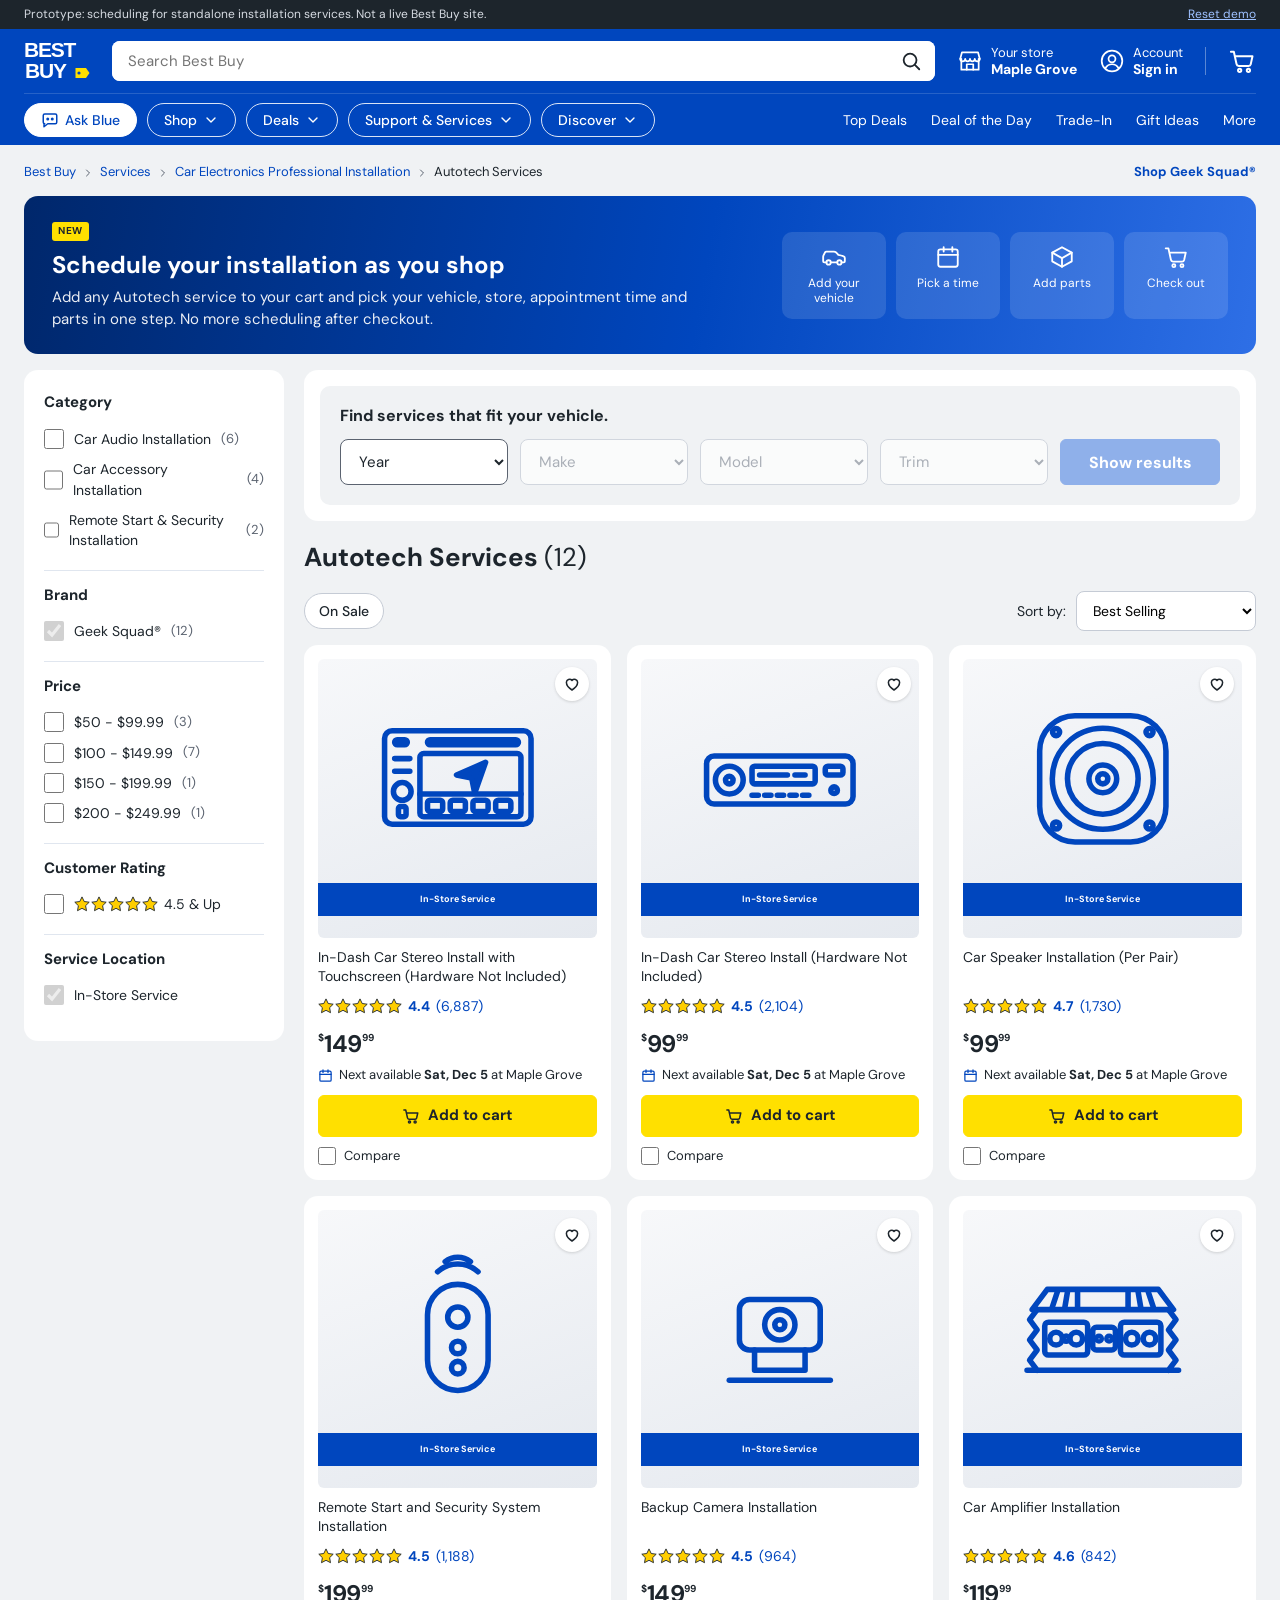
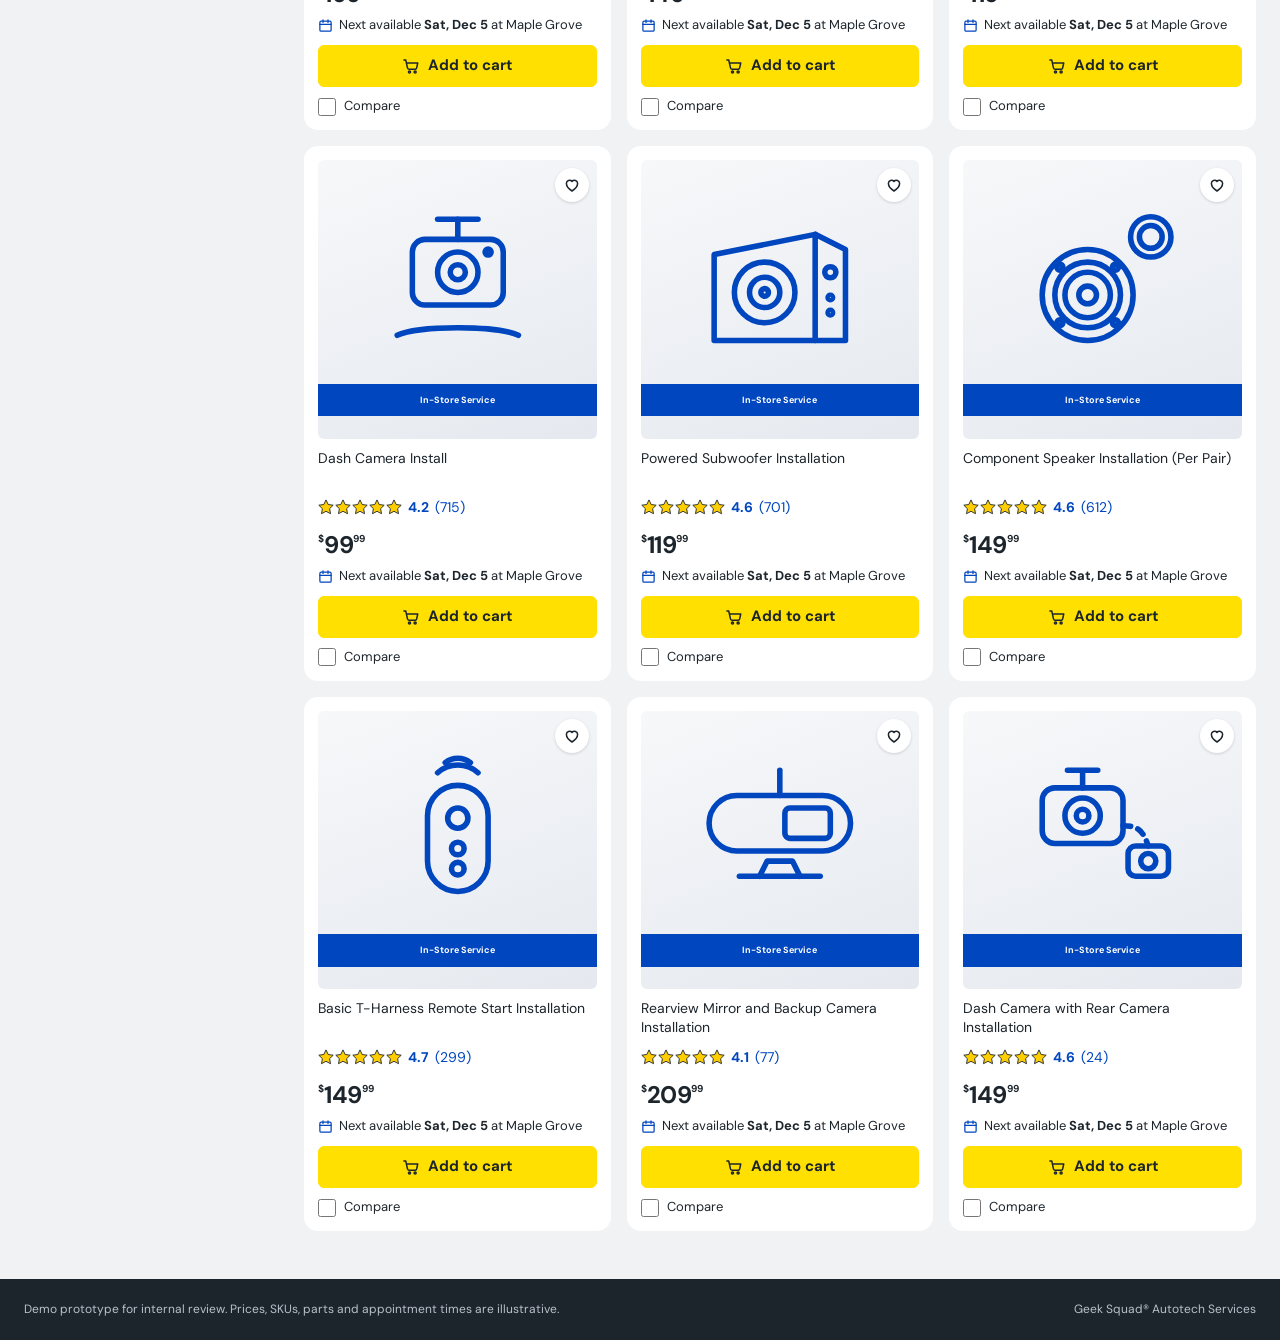
<file: index.html>
<!doctype html>
<html lang="en">
<head>
<meta charset="utf-8">
<meta name="viewport" content="width=device-width, initial-scale=1">
<meta name="robots" content="noindex, nofollow">
<title>Autotech Services - Best Buy (Demo)</title>
<link rel="stylesheet" href="assets/styles.css">
</head>
<body>
<div id="hdr"></div>
<main id="app"></main>
<div id="ftr"></div>
<script src="assets/data.js"></script>
<script src="assets/app.js"></script>
<script>BBY.renderPLP();</script>
</body>
</html>
</file>
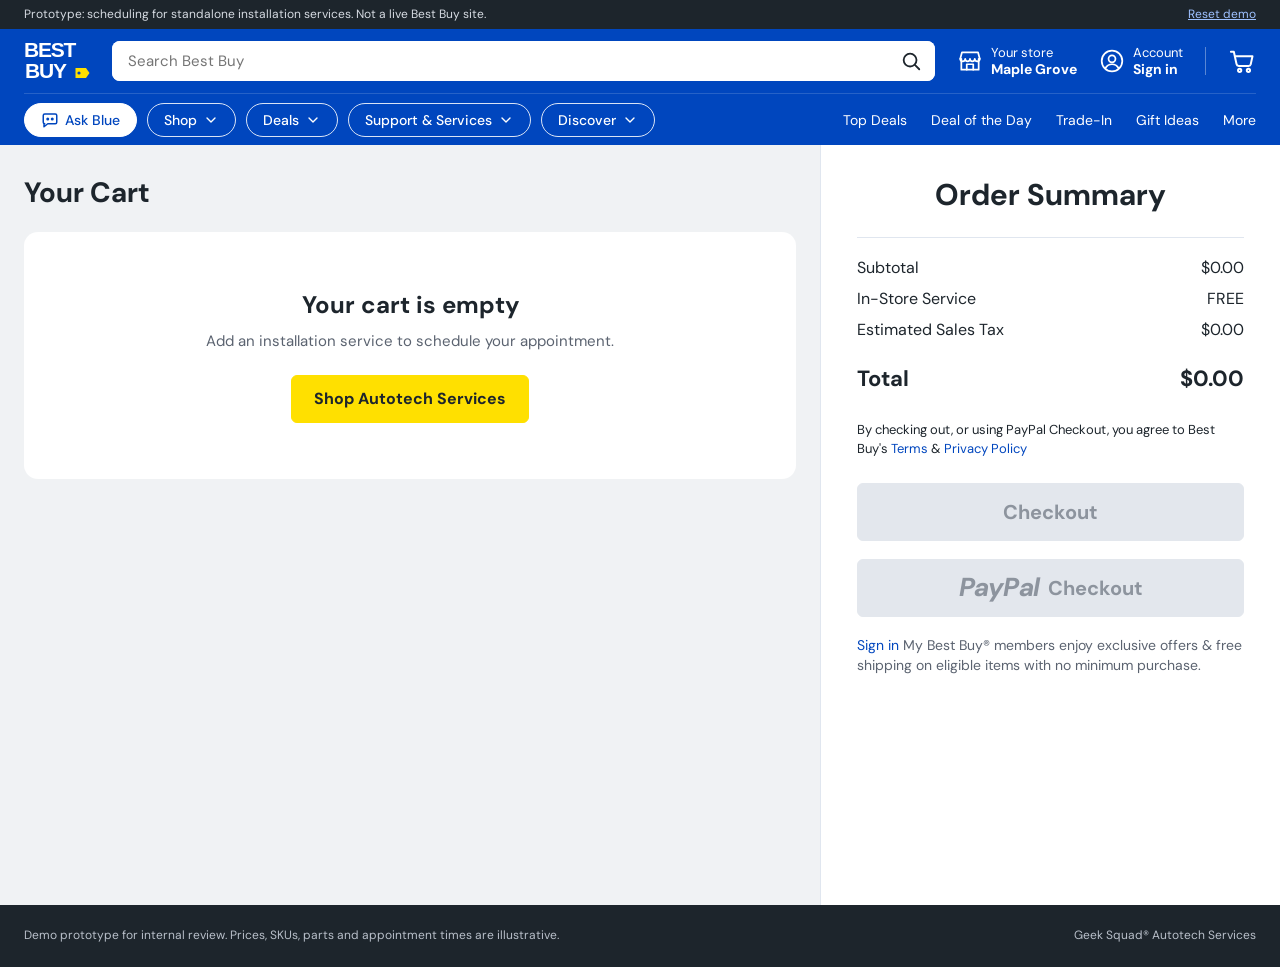
<file: cart.html>
<!doctype html>
<html lang="en">
<head>
<meta charset="utf-8">
<meta name="viewport" content="width=device-width, initial-scale=1">
<meta name="robots" content="noindex, nofollow">
<title>Cart - Best Buy (Demo)</title>
<link rel="stylesheet" href="assets/styles.css">
</head>
<body>
<div id="hdr"></div>
<main id="app"></main>
<div id="ftr"></div>
<script src="assets/data.js"></script>
<script src="assets/app.js"></script>
<script>BBY.renderCart();</script>
</body>
</html>
</file>
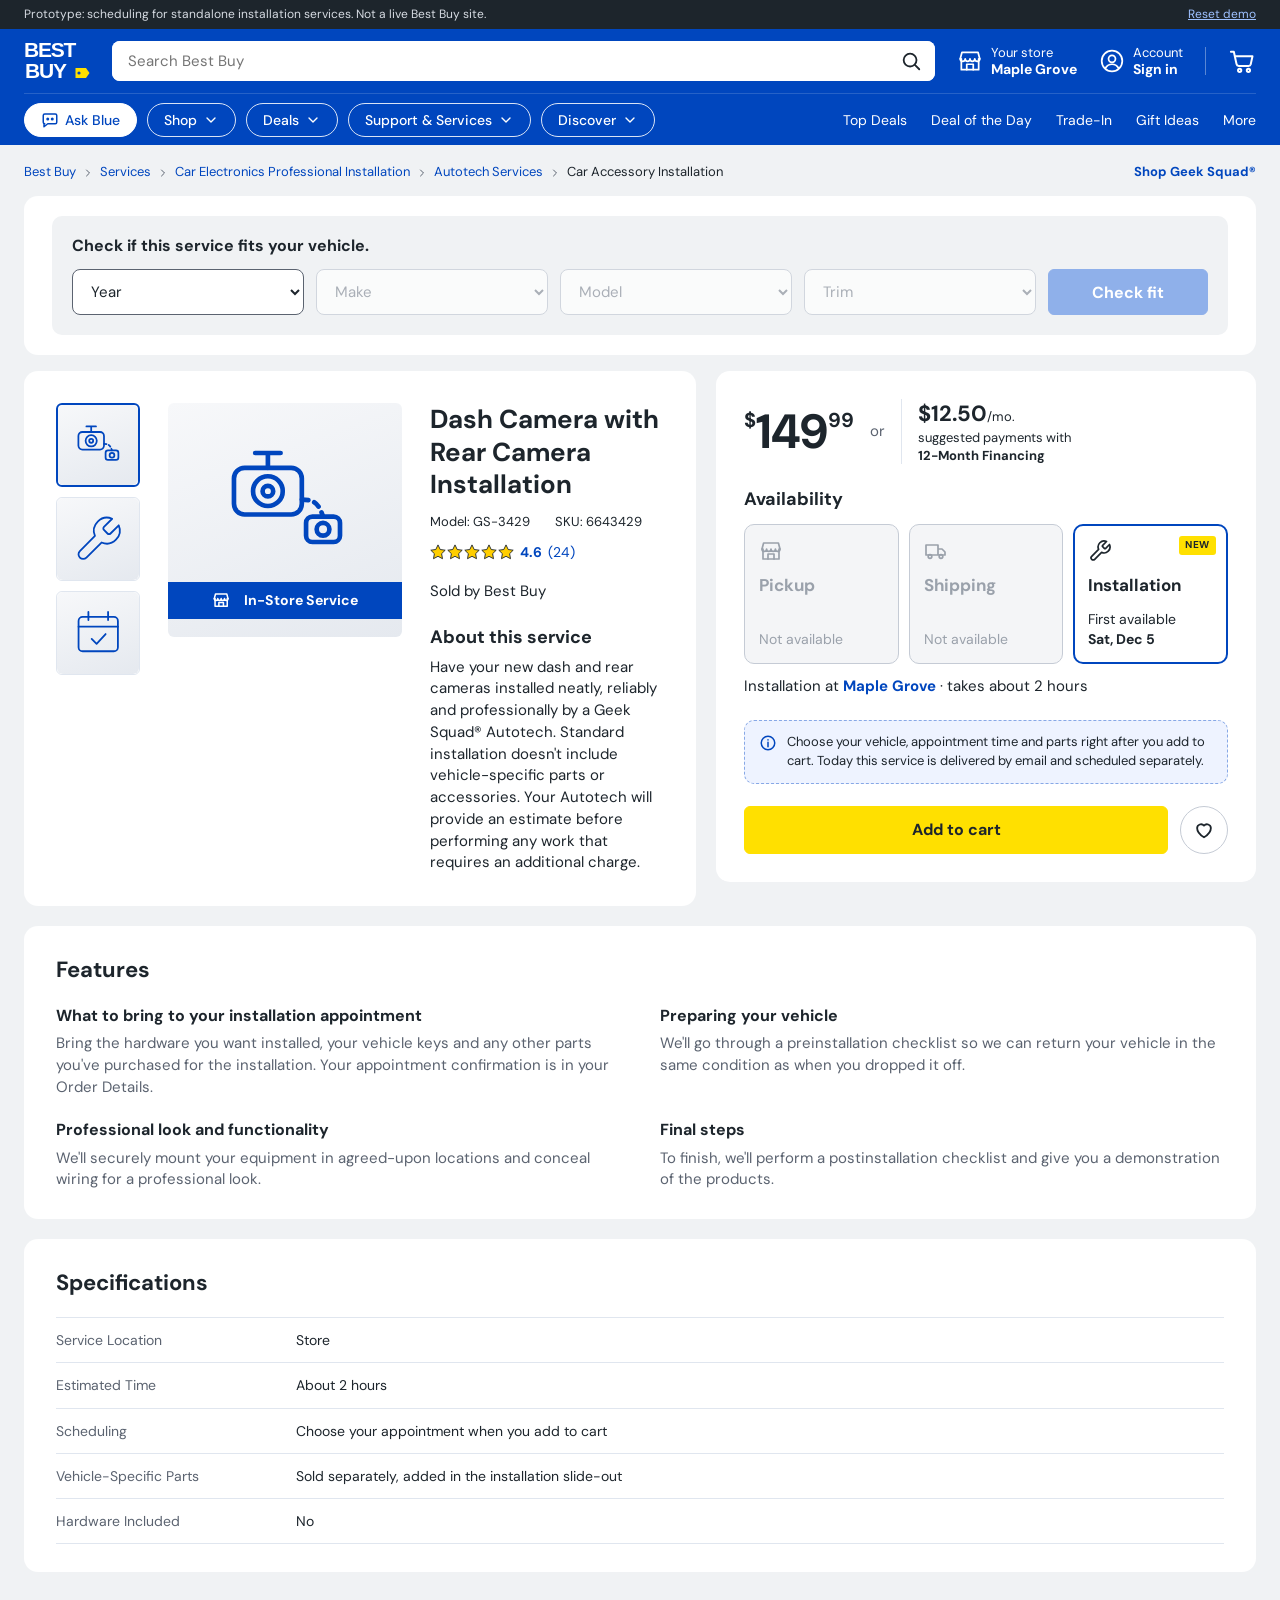
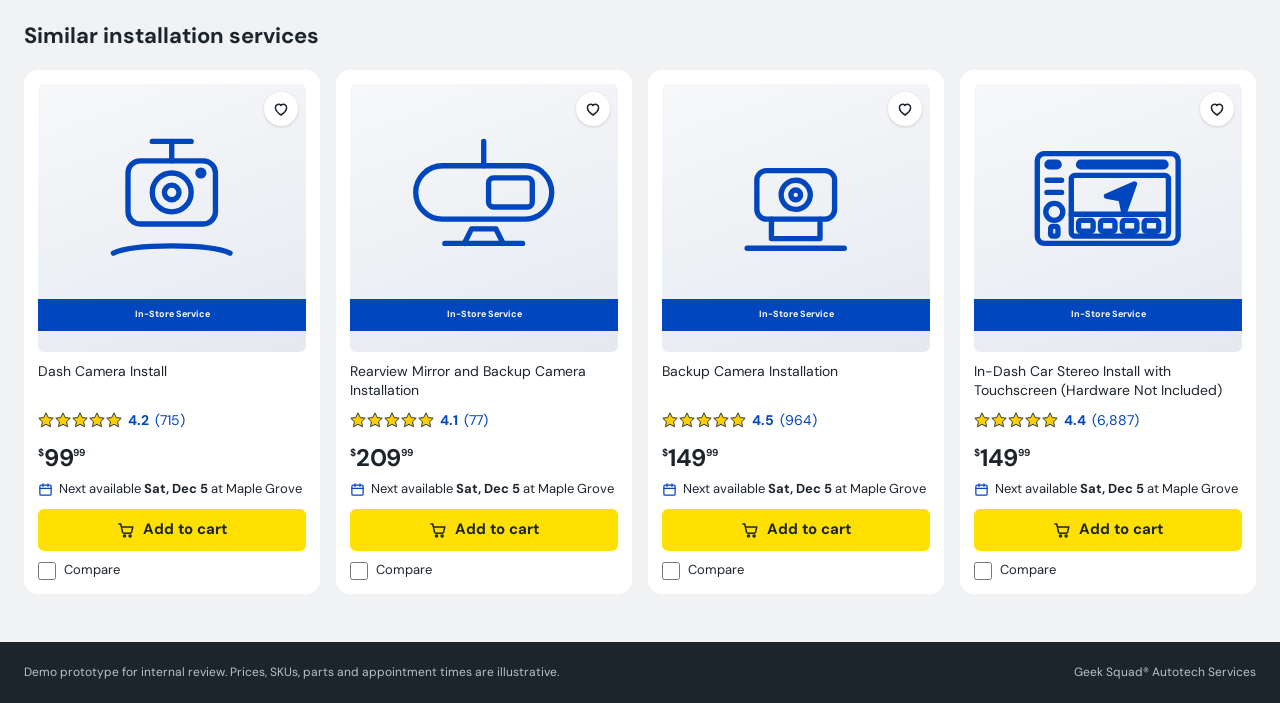
<file: product.html>
<!doctype html>
<html lang="en">
<head>
<meta charset="utf-8">
<meta name="viewport" content="width=device-width, initial-scale=1">
<meta name="robots" content="noindex, nofollow">
<title>Installation Service - Best Buy (Demo)</title>
<link rel="stylesheet" href="assets/styles.css">
</head>
<body>
<div id="hdr"></div>
<main id="app"></main>
<div id="ftr"></div>
<script src="assets/data.js"></script>
<script src="assets/app.js"></script>
<script>BBY.renderPDP();</script>
</body>
</html>
</file>
<file: assets/styles.css>
@import url("https://fonts.googleapis.com/css2?family=DM+Sans:opsz,wght@9..40,400;9..40,500;9..40,700&display=swap");

:root {
  --blue: #0046be;
  --blue-dark: #003a9e;
  --yellow: #ffe000;
  --yellow-dark: #f2d400;
  --text: #1d252c;
  --muted: #5b6370;
  --border: #c5cbd5;
  --line: #e0e6ef;
  --bg: #f0f2f4;
  --soft: #f4f5f7;
  --white: #fff;
  --red: #bb0628;
  --green: #318000;
  --green-bg: #eaf5e3;
  --warn: #8a5a00;
  --warn-bg: #fff6d6;
  --r-card: 14px;
  --r: 8px;
}

* { box-sizing: border-box; }
html, body { margin: 0; }
body { font-family: "DM Sans", "Helvetica Neue", Arial, sans-serif; color: var(--text); background: var(--bg); font-size: 15px; line-height: 1.45; }
a { color: var(--blue); text-decoration: none; }
a:hover { text-decoration: underline; }
button { font: inherit; cursor: pointer; color: inherit; }
h1, h2, h3, h4, p { margin: 0; }
.wrap { max-width: 1400px; margin: 0 auto; padding: 0 24px; }
.card { background: var(--white); border-radius: var(--r-card); }

/* ---------- Header ---------- */
.hdr { background: var(--blue); color: #fff; }
.hdr-top { display: flex; align-items: center; gap: 22px; height: 64px; }
.logo { flex: none; display: block; line-height: 0; }
.search { flex: 1; display: flex; height: 40px; background: #fff; border-radius: 8px; overflow: hidden; }
.search input { flex: 1; border: 0; padding: 0 16px; font: inherit; font-size: 15px; outline: none; min-width: 0; color: var(--text); }
.search button { width: 48px; border: 0; background: #fff; display: grid; place-items: center; color: var(--text); }
.hdr-right { display: flex; align-items: center; gap: 22px; }
.hdr-link { display: flex; align-items: center; gap: 8px; color: #fff; font-size: 13px; line-height: 1.2; white-space: nowrap; }
.hdr-link b { display: block; font-size: 14px; }
.hdr-link:hover { text-decoration: none; opacity: .9; }
.hdr-sep { width: 1px; height: 28px; background: rgba(255,255,255,.35); }
.cart-link { position: relative; }
.cart-badge { position: absolute; top: -8px; right: -10px; min-width: 20px; height: 20px; padding: 0 5px; border-radius: 10px; background: var(--yellow); color: var(--text); font-size: 12px; font-weight: 700; display: grid; place-items: center; }
.cart-badge[hidden] { display: none; }
.hdr-nav { display: flex; align-items: center; gap: 10px; height: 52px; border-top: 1px solid rgba(255,255,255,.15); }
.nav-pill { display: inline-flex; align-items: center; gap: 6px; height: 34px; padding: 0 16px; border: 1px solid rgba(255,255,255,.85); border-radius: 18px; color: #fff; background: transparent; font-size: 14px; font-weight: 500; white-space: nowrap; }
.nav-pill.solid { background: #fff; color: var(--blue); border-color: #fff; }
.nav-links { margin-left: auto; display: flex; gap: 24px; font-size: 14px; }
.nav-links a { color: #fff; white-space: nowrap; }

.demo-bar { background: #1d252c; color: #d6dbe2; font-size: 12px; }
.demo-bar .wrap { display: flex; justify-content: space-between; gap: 12px; padding-top: 6px; padding-bottom: 6px; }
.demo-bar button { background: none; border: 0; color: #9ec1ff; text-decoration: underline; padding: 0; font-size: 12px; }

.crumbs { display: flex; flex-wrap: wrap; align-items: center; gap: 6px; font-size: 13px; padding: 18px 0 14px; }
.crumbs svg { color: var(--muted); }
.crumbs .end { color: var(--text); }
.crumbs .gs { margin-left: auto; font-weight: 700; }

/* ---------- Buttons ---------- */
.btn { display: inline-flex; align-items: center; justify-content: center; gap: 8px; height: 48px; padding: 0 22px; border-radius: 6px; border: 1px solid transparent; font-weight: 700; font-size: 16px; white-space: nowrap; }
.btn:hover { text-decoration: none; }
.btn-yellow { background: var(--yellow); border-color: var(--yellow); color: var(--text); }
.btn-yellow:hover { background: var(--yellow-dark); }
.btn-white { background: #fff; border-color: var(--border); color: var(--text); }
.btn-white:hover { border-color: var(--text); }
.btn-outline { background: #fff; border-color: var(--blue); color: var(--blue); }
.btn-outline:hover { background: #f3f7ff; }
.btn-dark { background: #2b2d31; color: #fff; }
.btn-sm { height: 38px; font-size: 14px; padding: 0 14px; }
.btn-block { width: 100%; }
.btn[disabled] { background: #e3e7ed; border-color: #e3e7ed; color: #8d949e; cursor: not-allowed; }
.icon-btn { width: 48px; height: 48px; border-radius: 50%; border: 1px solid var(--border); background: #fff; display: grid; place-items: center; flex: none; }
.link { background: none; border: 0; padding: 0; color: var(--blue); font-weight: 500; font-size: 14px; }
.link:hover { text-decoration: underline; }
.link-sep { display: inline-block; width: 1px; height: 14px; background: var(--border); margin: 0 14px; vertical-align: middle; }

/* ---------- Common ---------- */
.stars { display: inline-flex; align-items: center; gap: 6px; font-size: 14px; }
.stars svg { display: block; }
.stars .num { color: var(--blue); font-weight: 700; }
.stars .cnt { color: var(--blue); }
.price { display: inline-flex; align-items: flex-start; font-weight: 700; line-height: 1; letter-spacing: -.5px; }
.price .d, .price .c { font-size: .42em; margin-top: .12em; letter-spacing: 0; }
.price .w { font-size: 1em; }
.p-xl { font-size: 48px; }
.p-lg { font-size: 32px; }
.p-md { font-size: 24px; }
.was { color: var(--muted); text-decoration: line-through; font-size: 14px; }
.save { display: inline-block; background: var(--red); color: #fff; font-weight: 700; font-size: 13px; padding: 2px 6px; border-radius: 3px; }
.muted { color: var(--muted); }
.green { color: var(--green); }
.sku { font-size: 13px; }
.sku span + span { margin-left: 22px; }
.tag-new { display: inline-block; background: var(--yellow); color: var(--text); font-size: 10px; font-weight: 700; letter-spacing: .6px; padding: 2px 6px; border-radius: 3px; vertical-align: middle; }

/* Service imagery: illustration tile with the "In-Store Service" band used on the live site */
.art { position: relative; background: linear-gradient(160deg, #f7f8fa 0%, #e5e9ef 100%); border-radius: 6px; overflow: hidden; display: flex; align-items: center; justify-content: center; color: var(--blue); aspect-ratio: 1; }
.art .ill { width: 58%; height: 58%; margin-bottom: 14%; }
.art .band { position: absolute; left: 0; right: 0; bottom: 8%; background: var(--blue); color: #fff; display: flex; align-items: center; justify-content: center; gap: 6%; font-weight: 700; font-size: clamp(9px, 1.1vw, 22px); padding: 3.5% 0; }
.art .band svg { width: 1.3em; height: 1.3em; }
.art.sm .band { font-size: 9px; }
.art.sm .band svg { display: none; }
.art.xs .band { display: none; }
.art.xs .ill { margin: 0; width: 64%; height: 64%; }

/* Vehicle fit banner */
.fit { display: flex; align-items: center; gap: 16px; background: var(--bg); border-radius: 10px; padding: 14px 18px; }
.fit .ic { width: 52px; height: 52px; border-radius: 50%; background: #fff; display: grid; place-items: center; flex: none; }
.fit .ok { width: 26px; height: 26px; border-radius: 50%; background: var(--green); color: #fff; display: grid; place-items: center; flex: none; align-self: flex-start; margin-top: 2px; }
.fit b { font-weight: 700; }
.fit .links { margin-top: 6px; }
.fit-card { padding: 20px 28px; margin-bottom: 16px; }

/* ---------- PLP ---------- */
.plp-hero { display: flex; align-items: center; gap: 28px; padding: 24px 28px; margin-bottom: 16px; background: linear-gradient(100deg, #00276b 0%, var(--blue) 55%, #2e6fe6 100%); color: #fff; }
.plp-hero h2 { font-size: 24px; font-weight: 700; margin: 6px 0 4px; }
.plp-hero p { font-size: 15px; opacity: .92; max-width: 640px; }
.hero-steps { margin-left: auto; display: flex; gap: 10px; flex: none; }
.hero-steps div { width: 104px; background: rgba(255,255,255,.12); border-radius: 10px; padding: 12px 8px; text-align: center; font-size: 12px; line-height: 1.3; }
.hero-steps svg { display: block; margin: 0 auto 6px; }

.plp { display: grid; grid-template-columns: 260px 1fr; gap: 20px; align-items: start; padding-bottom: 48px; }
.facets { padding: 8px 20px 16px; }
.facet-g { padding: 14px 0; border-bottom: 1px solid var(--line); }
.facet-g:last-child { border-bottom: 0; }
.facet-g h3 { font-size: 15px; font-weight: 700; margin-bottom: 10px; }
.facet { display: flex; align-items: center; gap: 10px; padding: 5px 0; font-size: 14px; cursor: pointer; }
.facet input { width: 20px; height: 20px; margin: 0; accent-color: var(--blue); }
.facet .n { color: var(--muted); font-size: 13px; }
.plp-title { font-size: 26px; font-weight: 700; margin-bottom: 14px; }
.plp-title span { font-weight: 400; }
.plp-bar { display: flex; align-items: center; gap: 10px; margin-bottom: 14px; flex-wrap: wrap; }
.chip { display: inline-flex; align-items: center; gap: 6px; height: 36px; padding: 0 14px; border: 1px solid var(--border); border-radius: 18px; background: #fff; font-size: 14px; font-weight: 500; }
.chip.on { border-color: var(--blue); background: #eef3ff; color: var(--blue); }
.sort { margin-left: auto; display: flex; align-items: center; gap: 10px; font-size: 14px; }
.sort select { height: 40px; min-width: 180px; border: 1px solid var(--border); border-radius: 8px; padding: 0 12px; font: inherit; background: #fff; }
.grid { display: grid; grid-template-columns: repeat(auto-fill, minmax(230px, 1fr)); gap: 16px; }
.tile { padding: 14px; display: flex; flex-direction: column; gap: 10px; position: relative; }
.tile .heart { position: absolute; top: 22px; right: 22px; z-index: 1; width: 34px; height: 34px; border-radius: 50%; border: 0; background: #fff; display: grid; place-items: center; box-shadow: 0 1px 3px rgba(0,0,0,.15); }
.tile .t { color: var(--text); font-size: 14px; line-height: 1.35; min-height: 38px; }
.tile .t:hover { color: var(--blue); }
.tile .next { font-size: 13px; display: flex; gap: 6px; align-items: flex-start; }
.tile .next svg { flex: none; color: var(--blue); margin-top: 2px; }
.tile .bottom { margin-top: auto; display: flex; flex-direction: column; gap: 10px; }
.tile .btn { height: 42px; font-size: 15px; }
.cmp { display: flex; align-items: center; gap: 8px; font-size: 13px; }
.cmp input { width: 18px; height: 18px; margin: 0; accent-color: var(--blue); }
.empty { padding: 56px 24px; text-align: center; }

/* ---------- PDP ---------- */
.pdp { display: grid; grid-template-columns: 1fr 540px; gap: 20px; align-items: start; padding-bottom: 20px; }
.pdp-main { padding: 32px; display: grid; grid-template-columns: 84px minmax(0, 1fr) minmax(0, 1fr); gap: 28px; }
.thumbs { display: flex; flex-direction: column; gap: 10px; }
.thumbs button { padding: 0; border: 1px solid var(--line); border-radius: 6px; background: none; overflow: hidden; }
.thumbs button.on { border: 2px solid var(--blue); }
.pdp-info h1 { font-size: 26px; font-weight: 700; line-height: 1.25; margin-bottom: 12px; }
.pdp-info .sku { margin-bottom: 10px; }
.pdp-info .sold { margin: 14px 0 22px; }
.pdp-info h3 { font-size: 18px; font-weight: 700; margin-bottom: 6px; }
.pdp-info .about { font-size: 15px; }
.buy { padding: 28px; display: flex; flex-direction: column; gap: 22px; position: sticky; top: 16px; }
.price-row { display: flex; align-items: center; gap: 16px; }
.price-row .or { color: var(--muted); }
.price-row .fin { border-left: 1px solid var(--line); padding-left: 16px; font-size: 13px; line-height: 1.35; }
.price-row .fin b { font-size: 22px; }
.buy h3 { font-size: 18px; font-weight: 700; margin-bottom: 12px; }
.promo { display: flex; align-items: center; gap: 12px; background: var(--soft); border-radius: 10px; padding: 14px 16px; font-weight: 700; }
.promo svg { flex: none; color: var(--green); }
.opt-cards { display: grid; grid-template-columns: repeat(3, 1fr); gap: 10px; }
.opt-card { border: 1px solid var(--border); border-radius: 10px; padding: 14px; text-align: left; background: #fff; display: flex; flex-direction: column; gap: 4px; min-height: 140px; position: relative; }
.opt-card.on { border: 2px solid var(--blue); padding: 13px; }
.opt-card[disabled] { background: var(--soft); color: #9aa1ab; cursor: not-allowed; }
.opt-card .h { font-weight: 700; font-size: 17px; margin: 6px 0 auto; }
.opt-card .s { font-size: 14px; }
.opt-card .tag-new { position: absolute; top: 10px; right: 10px; }
.buy-actions { display: flex; gap: 12px; }
.buy-actions .btn { flex: 1; }
.pickup-at { margin-top: -10px; }
.pickup-at a { font-weight: 700; }
.callout { background: #eef3ff; border: 1px dashed #87a8e6; border-radius: 10px; padding: 12px 14px; font-size: 13px; display: flex; gap: 10px; }
.callout svg { flex: none; color: var(--blue); margin-top: 1px; }

.pdp-sec { padding: 28px 32px; margin-bottom: 20px; }
.pdp-sec h2 { font-size: 22px; font-weight: 700; margin-bottom: 18px; }
.feat-grid { display: grid; grid-template-columns: repeat(2, 1fr); gap: 20px 40px; }
.feat-grid h4 { font-size: 16px; font-weight: 700; margin-bottom: 6px; }
.spec { display: grid; grid-template-columns: 240px 1fr; border-top: 1px solid var(--line); }
.spec div { padding: 12px 0; border-bottom: 1px solid var(--line); font-size: 14px; }
.spec div:nth-child(odd) { color: var(--muted); }
.rel-row { display: grid; grid-template-columns: repeat(4, 1fr); gap: 16px; }

/* ---------- Drawer (slide-out) ---------- */
.scrim { position: fixed; inset: 0; background: rgba(20, 24, 30, .55); opacity: 0; pointer-events: none; transition: opacity .25s; z-index: 50; }
.scrim.on { opacity: 1; pointer-events: auto; }
.drawer { position: fixed; top: 0; right: 0; bottom: 0; width: 720px; max-width: 100%; background: #fff; z-index: 51; transform: translateX(100%); transition: transform .32s cubic-bezier(.2,.8,.2,1); display: flex; flex-direction: column; }
.drawer.on { transform: none; box-shadow: -10px 0 30px rgba(0,0,0,.2); }
.dr-top { display: flex; justify-content: space-between; align-items: center; padding: 18px 28px 0; }
.dr-top a, .dr-top button { font-weight: 700; font-size: 17px; display: inline-flex; align-items: center; gap: 6px; background: none; border: 0; color: var(--blue); padding: 0; }
.stepper { display: grid; grid-template-columns: repeat(4, 1fr); padding: 22px 28px 6px; }
.stepper .s { display: flex; flex-direction: column; align-items: center; gap: 8px; font-size: 14px; position: relative; color: var(--muted); }
.stepper .s::before { content: ""; position: absolute; top: 14px; left: calc(50% + 22px); right: calc(-50% + 22px); height: 3px; border-radius: 2px; background: var(--line); }
.stepper .s:last-child::before { display: none; }
.stepper .dot { width: 30px; height: 30px; border-radius: 50%; border: 2px solid var(--border); background: #fff; display: grid; place-items: center; position: relative; z-index: 1; }
.stepper .s.cur { color: var(--text); font-weight: 700; }
.stepper .s.cur .dot { border-color: var(--blue); box-shadow: inset 0 0 0 5px #fff, inset 0 0 0 15px var(--blue); }
.stepper .s.done { color: var(--text); }
.stepper .s.done .dot { border-color: var(--blue); background: var(--blue); color: #fff; }
.stepper .s.done::before { background: var(--blue); }
.dr-body { flex: 1; overflow-y: auto; padding: 18px 28px 28px; }
.dr-title { display: flex; align-items: center; gap: 14px; font-size: 30px; font-weight: 700; line-height: 1.15; margin: 10px 0 20px; }
.dr-title svg { flex: none; }
.dr-sub { display: flex; justify-content: space-between; align-items: baseline; gap: 12px; margin: 26px 0 4px; }
.dr-sub h3 { font-size: 24px; font-weight: 700; }
.dr-sub .link { font-weight: 700; font-size: 15px; }
.dr-help { color: var(--muted); font-size: 15px; margin-bottom: 14px; }
.dr-foot { display: flex; gap: 14px; padding: 16px 28px 22px; border-top: 1px solid var(--line); background: #fff; }
.dr-foot .btn { flex: 1; height: 54px; font-size: 18px; }
.dr-sum { padding: 0 28px; display: flex; justify-content: space-between; align-items: center; font-size: 14px; border-top: 1px solid var(--line); height: 48px; }
.dr-sum b { font-size: 18px; }

.svc-head { display: grid; grid-template-columns: 76px 1fr auto; gap: 16px; align-items: center; padding: 14px; border: 1px solid var(--line); border-radius: 10px; }
.svc-head .n { font-weight: 700; font-size: 15px; line-height: 1.3; }
.svc-head .m { font-size: 13px; color: var(--muted); margin-top: 2px; }

.fields { display: grid; grid-template-columns: repeat(3, 1fr); gap: 12px; }
.field label { display: block; font-size: 13px; font-weight: 700; margin-bottom: 6px; }
.field select { width: 100%; height: 46px; border: 1px solid var(--border); border-radius: 8px; padding: 0 12px; font: inherit; background: #fff; }
.field select:focus { outline: 2px solid var(--blue); outline-offset: -1px; }

.sel-card { border: 1px solid var(--border); border-radius: 12px; padding: 18px 20px; display: grid; grid-template-columns: 26px 1fr auto; gap: 14px; cursor: pointer; margin-bottom: 10px; background: #fff; }
.sel-card.on { border: 2px solid var(--blue); padding: 17px 19px; }
.sel-card input { width: 22px; height: 22px; margin: 2px 0 0; accent-color: var(--blue); }
.sel-card .n { font-weight: 500; font-size: 16px; }
.sel-card .d { font-size: 14px; color: var(--muted); }
.sel-card .r { text-align: right; font-weight: 700; }
.req { display: inline-block; font-size: 11px; font-weight: 700; color: var(--warn); background: var(--warn-bg); padding: 2px 6px; border-radius: 3px; margin-left: 6px; vertical-align: middle; }

.dates { display: flex; gap: 8px; overflow-x: auto; padding: 2px 2px 8px; scrollbar-width: thin; }
.date { flex: none; width: 74px; border: 1px solid var(--border); border-radius: 10px; background: #fff; padding: 10px 0; text-align: center; font-size: 13px; line-height: 1.25; }
.date b { display: block; font-size: 22px; margin: 2px 0; }
.date .a { font-size: 11px; color: var(--green); font-weight: 700; }
.date.on { border: 2px solid var(--blue); padding: 9px 0; background: #eef3ff; }
.date[disabled] { background: var(--soft); color: #a3a9b2; cursor: not-allowed; }
.date[disabled] .a { color: #a3a9b2; }
.slots { display: grid; grid-template-columns: repeat(4, 1fr); gap: 10px; margin-top: 14px; }
.slot { height: 46px; border: 1px solid var(--border); border-radius: 8px; background: #fff; font-size: 15px; }
.slot:hover:not([disabled]) { border-color: var(--blue); }
.slot.on { border: 2px solid var(--blue); background: #eef3ff; font-weight: 700; color: var(--blue); }
.slot[disabled] { background: var(--soft); color: #a3a9b2; cursor: not-allowed; text-decoration: line-through; }
.note { display: flex; gap: 10px; align-items: flex-start; border-radius: 10px; padding: 12px 14px; font-size: 14px; margin-top: 14px; }
.note svg { flex: none; margin-top: 1px; }
.note.info { background: var(--soft); }
.note.ok { background: var(--green-bg); }

.done-hero { text-align: center; padding: 18px 0 8px; }
.done-hero .ck { width: 64px; height: 64px; border-radius: 50%; background: var(--green); color: #fff; display: grid; place-items: center; margin: 0 auto 14px; }
.done-hero h2 { font-size: 28px; font-weight: 700; }
.recap { border: 1px solid var(--line); border-radius: 12px; margin-top: 22px; }
.recap-row { display: grid; grid-template-columns: 24px 120px 1fr; gap: 12px; padding: 14px 18px; border-bottom: 1px solid var(--line); font-size: 15px; }
.recap-row:last-child { border-bottom: 0; }
.recap-row svg { color: var(--blue); }
.recap-row .k { color: var(--muted); }

/* ---------- Cart ---------- */
.cart-page { display: grid; grid-template-columns: 1fr 460px; min-height: calc(100vh - 140px); }
.cart-left { padding: 28px 24px 56px max(24px, calc((100vw - 1400px) / 2 + 24px)); }
.cart-left h1 { font-size: 28px; font-weight: 700; margin-bottom: 18px; }
.cart-right { background: #fff; padding: 28px 36px 56px; border-left: 1px solid var(--line); }
.offers { padding: 22px 28px; display: flex; align-items: center; gap: 14px; margin-bottom: 18px; font-size: 16px; }
.offers b { font-size: 20px; }
.ci { padding: 28px; margin-bottom: 18px; }
.ci-top { display: grid; grid-template-columns: 110px minmax(0, 1.1fr) minmax(0, 1fr) 120px 110px; gap: 22px; align-items: start; }
.ci .t { font-size: 16px; line-height: 1.35; display: block; }
.ci .sold { font-size: 14px; margin-top: 8px; }
.ci .fits { display: flex; align-items: center; gap: 6px; font-size: 14px; color: var(--muted); margin-top: 4px; }
.ci .fits svg { color: var(--green); }
.svc-at h4 { font-size: 16px; font-weight: 700; }
.svc-at .when { font-size: 14px; margin-top: 4px; }
.svc-at .when b { font-weight: 700; }
.svc-at .link { margin-top: 8px; font-weight: 700; }
.appt-pill { display: inline-flex; align-items: center; gap: 6px; margin-top: 8px; font-size: 13px; font-weight: 700; color: #1f5a00; background: var(--green-bg); border-radius: 14px; padding: 4px 10px; }
.appt-pill.warn { color: var(--warn); background: var(--warn-bg); }
.qty select { width: 80px; height: 46px; border: 1px solid var(--border); border-radius: 6px; padding: 0 12px; font: inherit; font-size: 16px; background: #fff; }
.qty .link { display: block; margin-top: 10px; font-weight: 700; }
.ci .amt { text-align: right; }
.ci-sec { margin-top: 26px; padding-left: 132px; }
.ci-sec-h { display: flex; align-items: center; gap: 14px; font-size: 16px; font-weight: 700; margin-bottom: 14px; }
.ci-sec-h::after { content: ""; flex: 1; height: 1px; background: var(--line); }
.ci-line { display: grid; grid-template-columns: 40px 1fr auto 130px; gap: 16px; align-items: center; font-size: 15px; padding: 6px 0; }
.ci-line .v { text-align: right; font-weight: 700; }
.ci-line .v small { display: block; font-weight: 400; color: var(--muted); font-size: 13px; }
.os h2 { font-size: 30px; font-weight: 700; text-align: center; padding-bottom: 20px; border-bottom: 1px solid var(--line); margin-bottom: 14px; }
.os-row { display: flex; justify-content: space-between; padding: 4px 0; font-size: 16px; }
.os-total { display: flex; justify-content: space-between; font-size: 22px; font-weight: 700; padding: 18px 0 26px; }
.os .legal { font-size: 13px; margin-bottom: 24px; }
.os .btn { height: 58px; font-size: 20px; margin-bottom: 18px; }
.os .warnbox { font-size: 14px; background: var(--warn-bg); color: #5c3d00; border-radius: 10px; padding: 12px 14px; margin: -4px 0 18px; display: flex; gap: 10px; }
.paypal { font-style: italic; font-weight: 800; font-size: 26px; letter-spacing: -.5px; }
.cart-empty { padding: 56px 28px; text-align: center; }
.cart-empty h2 { font-size: 24px; margin-bottom: 8px; }
.cart-empty p { color: var(--muted); margin-bottom: 22px; }

/* ---------- Footer & toast ---------- */
.ftr { background: #1d252c; color: #b9c0ca; font-size: 12px; padding: 22px 0; }
.ftr .wrap { display: flex; justify-content: space-between; gap: 12px; flex-wrap: wrap; }
.toast { position: fixed; left: 50%; bottom: 28px; transform: translate(-50%, 16px); background: #1d252c; color: #fff; padding: 12px 18px; border-radius: 8px; font-size: 14px; opacity: 0; transition: .25s; z-index: 70; pointer-events: none; max-width: calc(100% - 32px); }
.toast.on { opacity: 1; transform: translate(-50%, 0); }

/* ---------- Responsive ---------- */
@media (max-width: 1200px) {
  .pdp { grid-template-columns: 1fr; }
  .buy { position: static; }
  .cart-page { grid-template-columns: 1fr; }
  .cart-left { padding: 24px; }
  .cart-right { border-left: 0; border-top: 1px solid var(--line); }
  .hero-steps { display: none; }
}
@media (max-width: 900px) {
  .plp { grid-template-columns: 1fr; }
  .facets { display: none; }
  .nav-links, .hdr-link.store { display: none; }
  .pdp-main { grid-template-columns: 1fr; padding: 20px; }
  .thumbs { flex-direction: row; order: 2; }
  .thumbs button { width: 64px; }
  .feat-grid { grid-template-columns: 1fr; }
  .rel-row { grid-template-columns: repeat(2, 1fr); }
  .ci-top { grid-template-columns: 80px 1fr; }
  .ci-top > :nth-child(n+3) { grid-column: 2; }
  .ci .amt { text-align: left; }
  .ci-sec { padding-left: 0; }
}
@media (max-width: 640px) {
  .wrap { padding: 0 16px; }
  .hdr-top { flex-wrap: wrap; height: auto; padding: 10px 0; gap: 12px; }
  .search { order: 3; flex-basis: 100%; }
  .hdr-right { margin-left: auto; }
  .hdr-link.acct span { display: none; }
  .hdr-nav { overflow-x: auto; }
  .drawer .stepper .s { font-size: 12px; }
  .dr-top, .stepper, .dr-body, .dr-foot, .dr-sum { padding-left: 16px; padding-right: 16px; }
  .dr-title { font-size: 24px; }
  .fields { grid-template-columns: 1fr; }
  .slots { grid-template-columns: repeat(2, 1fr); }
  .opt-cards { grid-template-columns: 1fr 1fr; }
  .recap-row { grid-template-columns: 24px 1fr; }
  .recap-row .k { grid-column: 2; }
  .ci-line { grid-template-columns: 32px 1fr; }
  .ci-line > :nth-child(n+3) { grid-column: 2; text-align: left; }
  .plp-hero { padding: 20px; }
  .offers { flex-wrap: wrap; gap: 6px 12px; padding: 16px 18px; }
}

/* ---------- Vehicle selector ---------- */
.vs-card { padding: 16px; margin-bottom: 18px; }
.vs { background: var(--bg); border-radius: 10px; padding: 18px 20px 20px; }
.vs h3 { font-size: 16px; font-weight: 700; margin-bottom: 12px; }
.vs-row { display: grid; grid-template-columns: repeat(4, minmax(0, 1fr)) auto; gap: 12px; }
.vs-row select { height: 46px; border: 1px solid var(--muted); border-radius: 8px; padding: 0 14px; font: inherit; font-size: 15px; background: #fff; color: var(--text); min-width: 0; }
.vs-row select:disabled { border-color: var(--border); color: #8d949e; background: #fff; }
.vs-go { height: 46px; min-width: 160px; background: var(--blue); color: #fff; border-color: var(--blue); }
.vs-go:hover { background: var(--blue-dark); }
.vs-go[disabled] { background: #8fb0ea; border-color: #8fb0ea; color: #fff; }
.vs-cancel { margin-top: 10px; }
.fits-line { display: flex; align-items: center; gap: 6px; font-size: 13px; color: var(--muted); }
.fits-line svg { color: var(--green); flex: none; }
.drawer .fields { grid-template-columns: repeat(2, 1fr); }
@media (max-width: 900px) {
  .vs-row { grid-template-columns: repeat(2, minmax(0, 1fr)); }
  .vs-go { grid-column: 1 / -1; }
}
@media (max-width: 640px) {
  .drawer .fields { grid-template-columns: 1fr; }
}

/* ---------- Vehicle-matched parts ---------- */
.grp-h { display: flex; justify-content: space-between; align-items: baseline; margin: 22px 0 10px; }
.grp-h h3 { font-size: 18px; font-weight: 700; }
.grp-h span { font-size: 13px; color: var(--muted); }
.alt { display: inline-block; font-size: 11px; font-weight: 700; color: var(--muted); background: var(--soft); border: 1px solid var(--line); padding: 1px 6px; border-radius: 3px; margin-left: 6px; vertical-align: middle; }
.sel-card .n { line-height: 1.35; }
.sel-card .d + .d { margin-top: 2px; }
.sel-card.none { padding-top: 12px; padding-bottom: 12px; }
.sel-card.none.on { padding-top: 11px; padding-bottom: 11px; }
.avail { display: inline-flex; align-items: center; gap: 4px; color: var(--green); font-weight: 700; font-size: 12px; margin-top: 4px; }
.avail.online { color: var(--warn); }
.note.ship { background: var(--warn-bg); color: #5c3d00; }
.date .a { white-space: nowrap; font-size: 10px; }
.ci .fits + .fits svg { color: var(--muted); }
</file>
